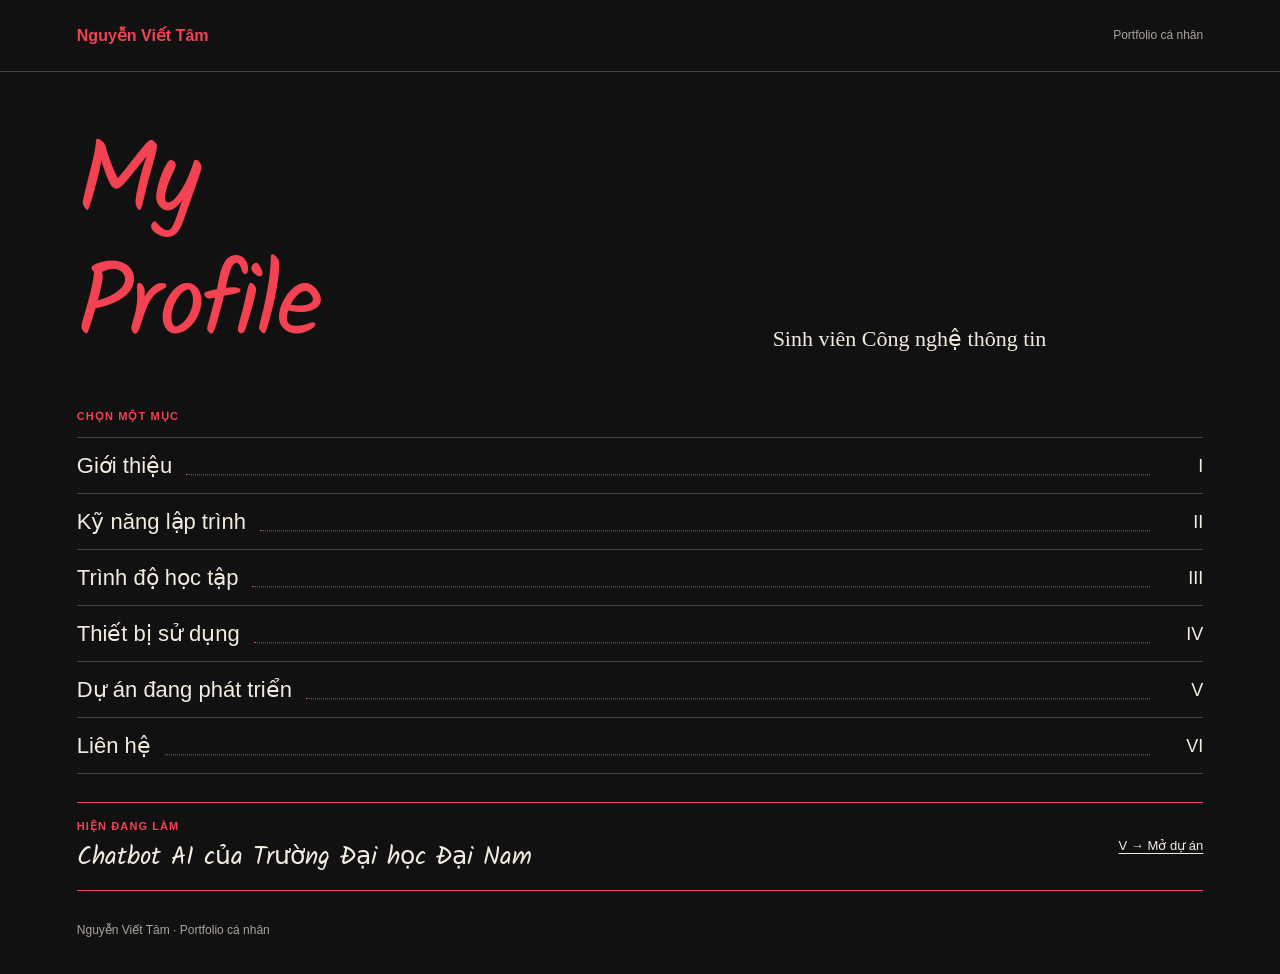
<file: index.html>
<!doctype html>
<html lang="vi">
<head>
  <meta charset="utf-8">
  <meta name="viewport" content="width=device-width, initial-scale=1">
  <meta name="theme-color" content="#111111">
  <meta name="description" content="Portfolio cá nhân của sinh viên Công nghệ thông tin.">
  <title>Portfolio | Nguyễn Viết Tâm</title>
  <link rel="stylesheet" href="styles.css">
</head>
<body>
  <a class="skip-link" href="#noi-dung">Bỏ qua điều hướng, đến nội dung</a>

  <header class="topbar home-topbar">
    <a class="brand" href="index.html">Nguyễn Viết Tâm</a>
    <span class="tag">Portfolio cá nhân</span>
  </header>

  <main class="home-main" id="noi-dung">
    <section class="hero" aria-labelledby="page-title">
      <h1 id="page-title"><span>My</span><br>Profile</h1>
      <p class="intro">
        <strong>Sinh viên Công nghệ thông tin</strong>
      </p>
    </section>

    <nav aria-label="Đi đến từng trang">
      <p class="section-label">Chọn một mục</p>
      <ul class="nav-list">
        <li><a href="pages/gioi-thieu.html"><span class="title">Giới thiệu</span><span class="leader" aria-hidden="true"></span><span class="roman">I</span></a></li>
        <li><a href="pages/ky-nang.html"><span class="title">Kỹ năng lập trình</span><span class="leader" aria-hidden="true"></span><span class="roman">II</span></a></li>
        <li><a href="pages/hoc-tap.html"><span class="title">Trình độ học tập</span><span class="leader" aria-hidden="true"></span><span class="roman">III</span></a></li>
        <li><a href="pages/thiet-bi.html"><span class="title">Thiết bị sử dụng</span><span class="leader" aria-hidden="true"></span><span class="roman">IV</span></a></li>
        <li><a href="pages/du-an.html"><span class="title">Dự án đang phát triển</span><span class="leader" aria-hidden="true"></span><span class="roman">V</span></a></li>
        <li><a href="pages/lien-he.html"><span class="title">Liên hệ</span><span class="leader" aria-hidden="true"></span><span class="roman">VI</span></a></li>
      </ul>
    </nav>

    <section class="featured" aria-label="Dự án đang thực hiện">
      <div>
        <p class="featured-label">Hiện đang làm</p>
        <h2>Chatbot AI của Trường Đại học Đại Nam</h2>
      </div>
      <a href="pages/du-an.html">V → Mở dự án</a>
    </section>

    <footer class="home-footer">
      <p>Nguyễn Viết Tâm · Portfolio cá nhân</p>
    </footer>
  </main>
</body>
</html>
</file>
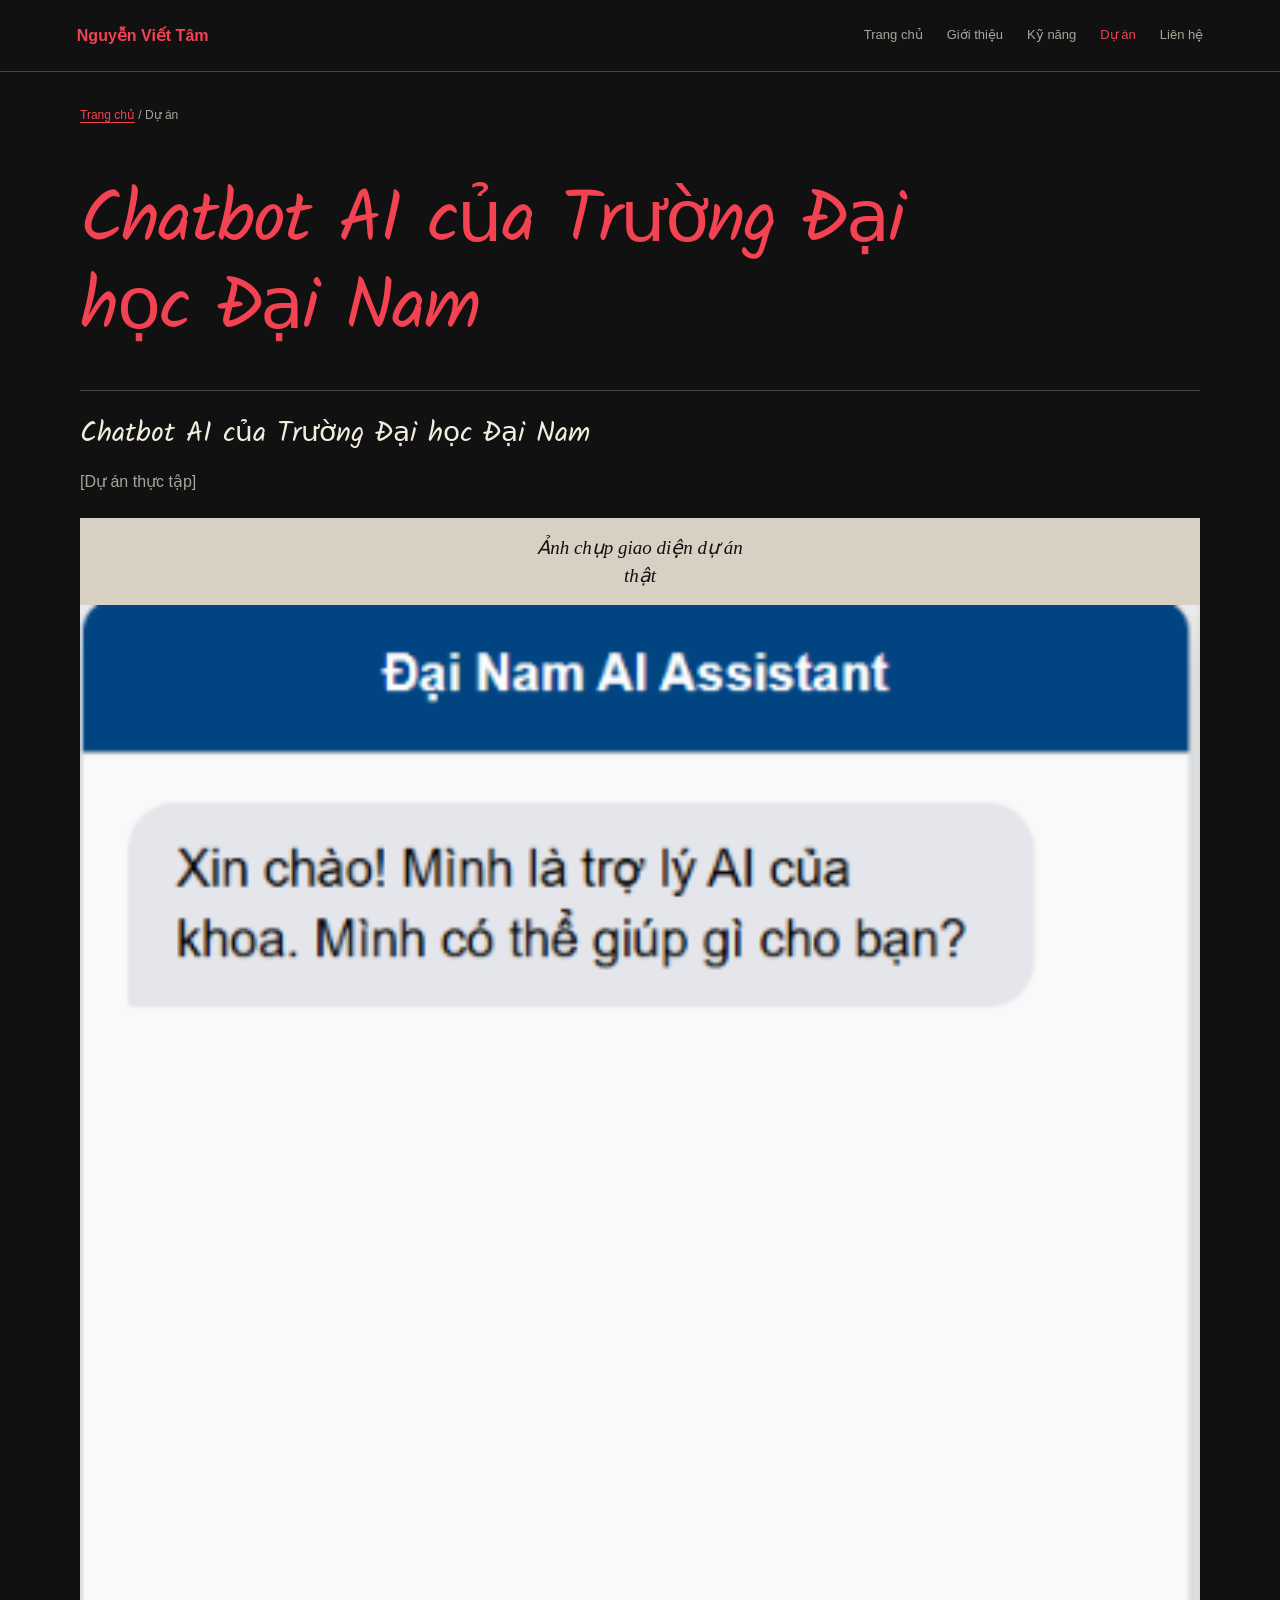
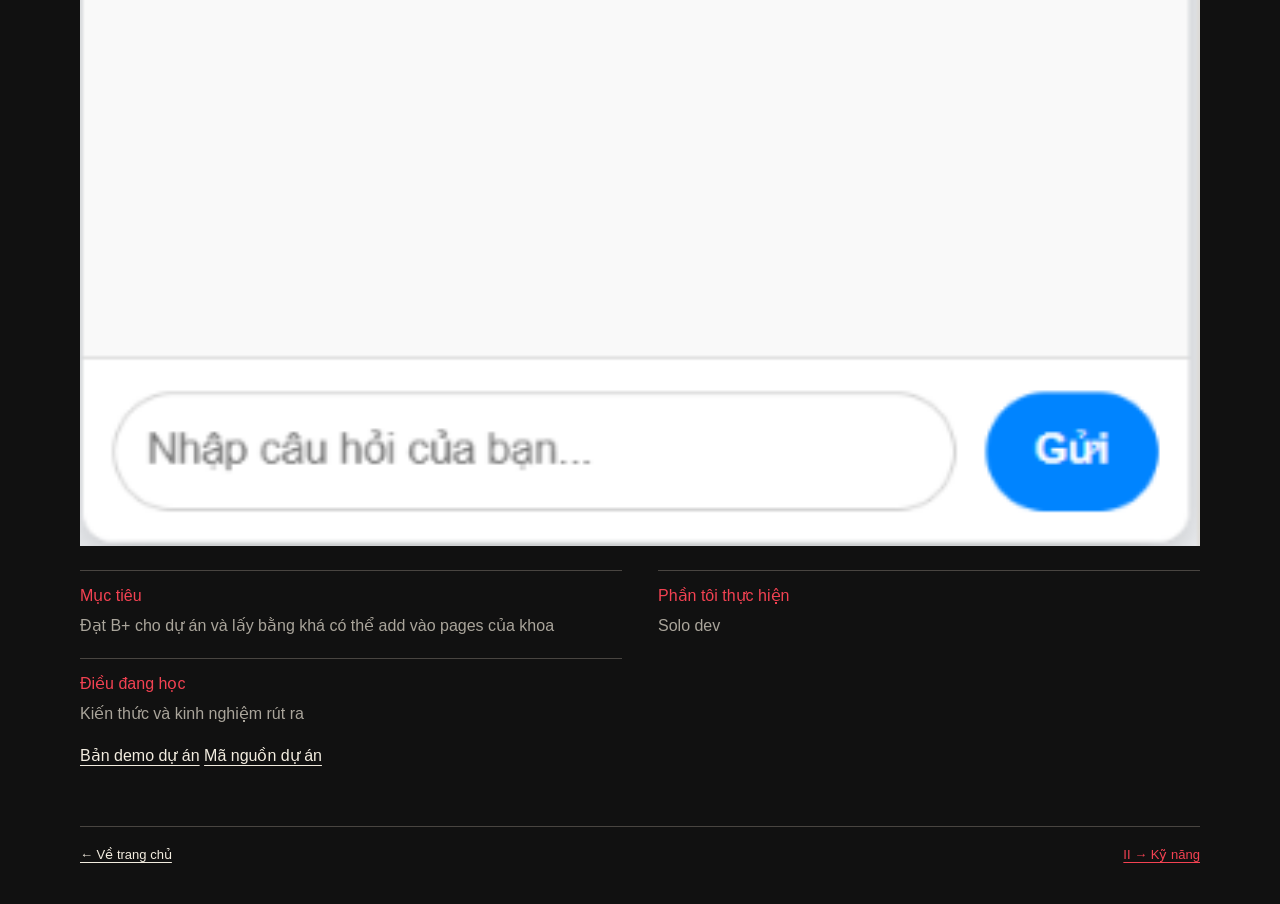
<file: pages/du-an.html>
<!doctype html>
<html lang="vi">
<head>
  <meta charset="utf-8">
  <meta name="viewport" content="width=device-width, initial-scale=1">
  <meta name="theme-color" content="#111111">
  <title>Chatbot AI của Trường Đại học Đại Nam | Nguyễn Viết Tâm</title>
  <link rel="stylesheet" href="../styles.css">
</head>
<body>
  <a class="skip-link" href="#noi-dung">Bỏ qua điều hướng, đến nội dung</a>
  <header class="topbar">
    <a class="brand" href="../index.html">Nguyễn Viết Tâm</a>
    <nav class="topnav" aria-label="Điều hướng chính">
      <a href="../index.html">Trang chủ</a>
      <a href="gioi-thieu.html">Giới thiệu</a>
      <a href="ky-nang.html">Kỹ năng</a>
      <a href="du-an.html" aria-current="page">Dự án</a>
      <a href="lien-he.html">Liên hệ</a>
    </nav>
  </header>
  <main class="page-main" id="noi-dung">
    <p class="crumb"><a href="../index.html">Trang chủ</a><span aria-hidden="true"> / </span>Dự án</p>
    <h1 class="page-heading project-heading">Chatbot AI của Trường Đại học Đại Nam</h1>
    <article class="content">
      <h2>Chatbot AI của Trường Đại học Đại Nam</h2>
      <p>[Dự án thực tập]</p>
      <figure class="media project-media">
        <figcaption>Ảnh chụp giao diện dự án thật</figcaption>
        <img src="../asset-351ad4ac0061cb78e359c48d01fc900f.png" alt="Ảnh chụp giao diện dự án của bạn"> 
      </figure>
      <dl class="facts">
        <div><dt>Mục tiêu</dt><dd>Đạt B+ cho dự án và lấy bằng khá có thể add vào pages của khoa</dd></div>
        <div><dt>Phần tôi thực hiện</dt><dd>Solo dev</dd></div>
        <div><dt>Điều đang học</dt><dd>Kiến thức và kinh nghiệm rút ra</dd></div>
      </dl>
      <a href="#">Bản demo dự án</a>
      <a href="https://github.com/viettamnaraka/Chatbot-DaiNam.git">Mã nguồn dự án</a> 
    </article>
    <nav class="bottom" aria-label="Điều hướng trang">
      <a href="../index.html">← Về trang chủ</a>
      <a href="ky-nang.html">II → Kỹ năng</a>
    </nav>
  </main>
</body>
</html>
</file>
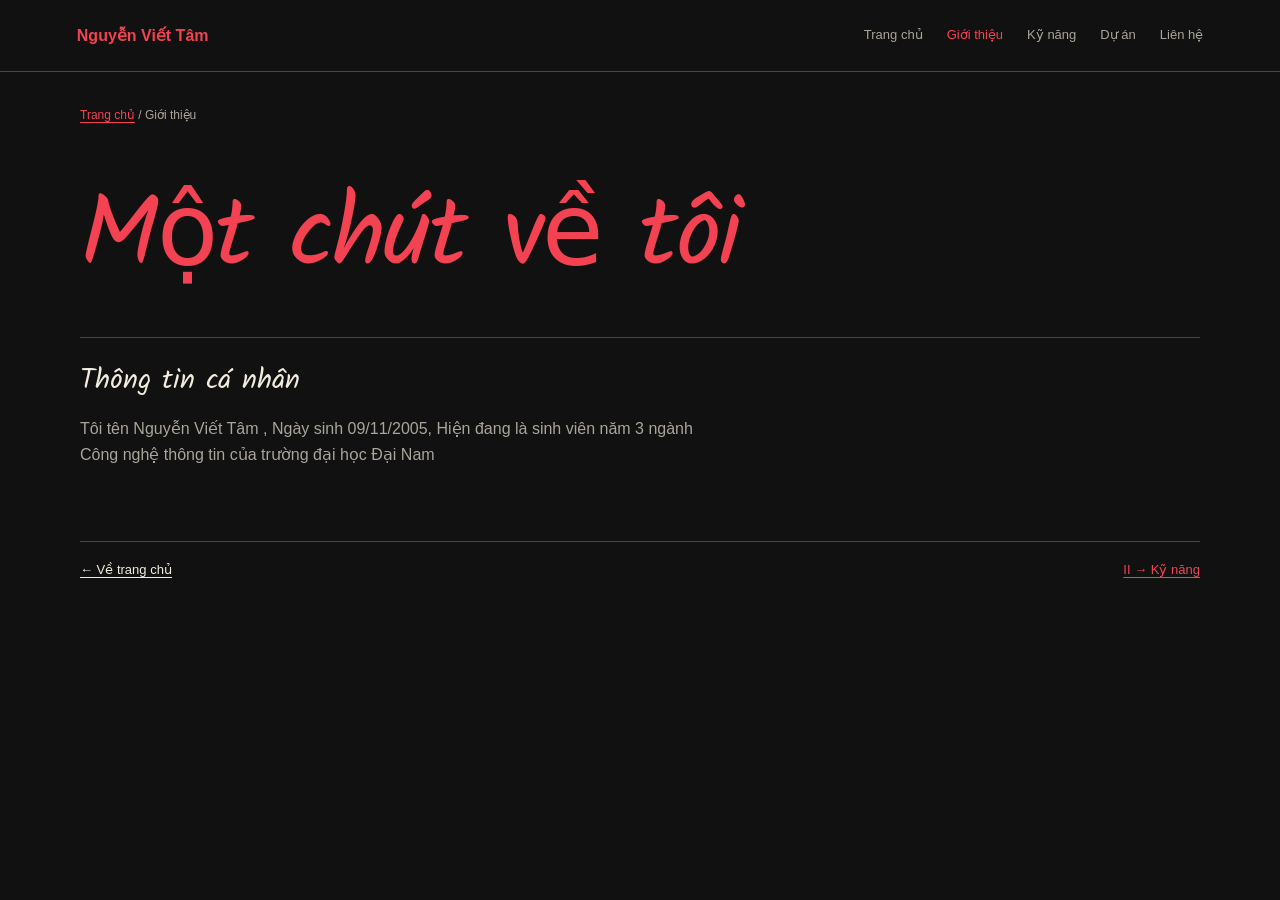
<file: pages/gioi-thieu.html>
<!doctype html>
<html lang="vi">
<head>
  <meta charset="utf-8">
  <meta name="viewport" content="width=device-width, initial-scale=1">
  <meta name="theme-color" content="#111111">
  <title>Giới thiệu | Nguyễn Viết Tâm</title>
  <link rel="stylesheet" href="../styles.css">
</head>
<body>
  <a class="skip-link" href="#noi-dung">Bỏ qua điều hướng, đến nội dung</a>
  <header class="topbar">
    <a class="brand" href="../index.html">Nguyễn Viết Tâm</a>
    <nav class="topnav" aria-label="Điều hướng chính">
      <a href="../index.html">Trang chủ</a>
      <a href="gioi-thieu.html" aria-current="page">Giới thiệu</a>
      <a href="ky-nang.html">Kỹ năng</a>
      <a href="du-an.html">Dự án</a>
      <a href="lien-he.html">Liên hệ</a>
    </nav>
  </header>
  <main class="page-main" id="noi-dung">
    <p class="crumb"><a href="../index.html">Trang chủ</a><span aria-hidden="true"> / </span>Giới thiệu</p>
    <h1 class="page-heading">Một chút về tôi</h1>
    <section class="content">
      <h2>Thông tin cá nhân</h2>
      <p>Tôi tên Nguyễn Viết Tâm , Ngày sinh 09/11/2005, Hiện đang là sinh viên năm 3 ngành Công nghệ thông tin của trường đại học Đại Nam</p>
    </section>
    <nav class="bottom" aria-label="Điều hướng trang">
      <a href="../index.html">← Về trang chủ</a>
      <a href="ky-nang.html">II → Kỹ năng</a>
    </nav>
  </main>
</body>
</html>
</file>
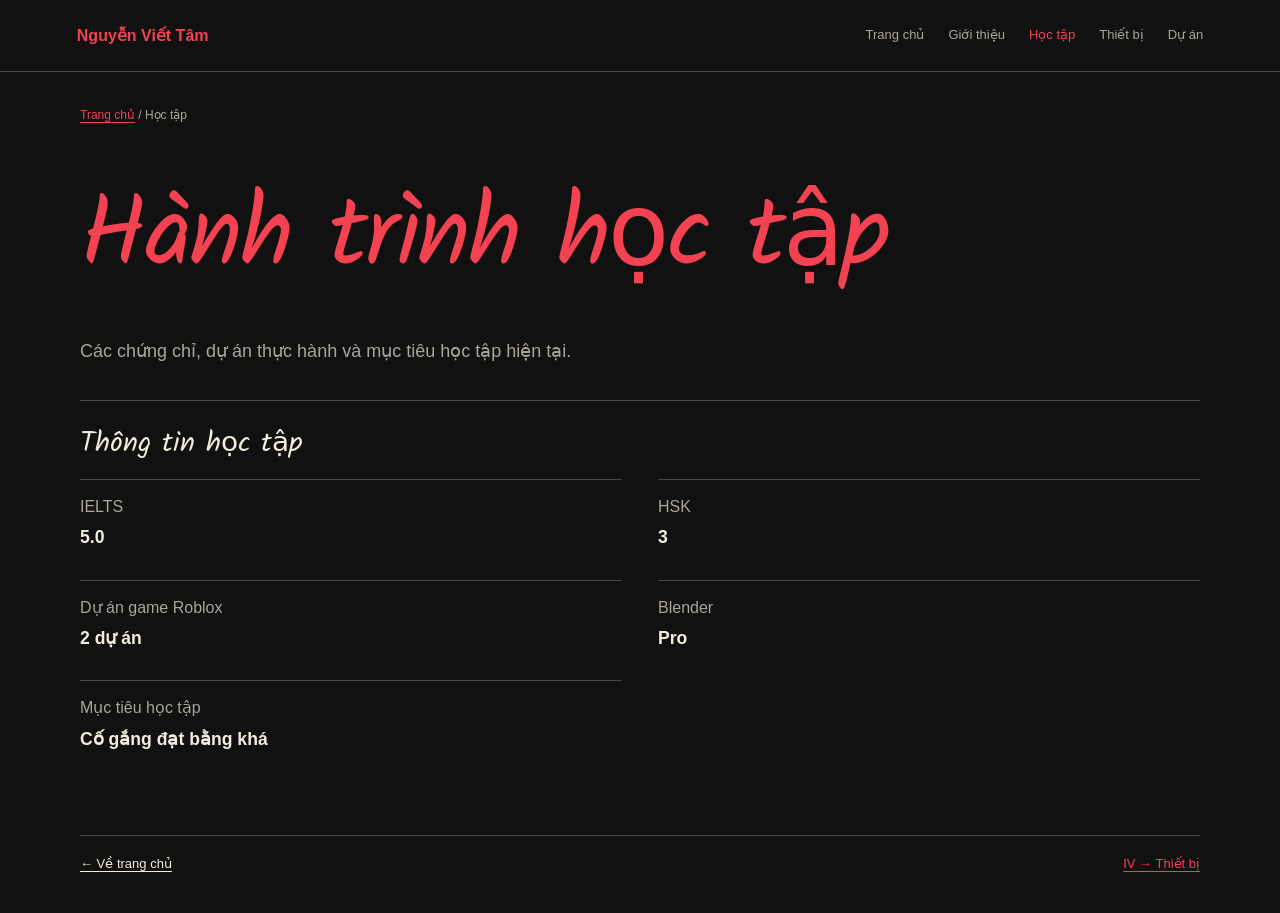
<file: pages/hoc-tap.html>
<!doctype html>
<html lang="vi">
<head>
  <meta charset="utf-8">
  <meta name="viewport" content="width=device-width, initial-scale=1">
  <meta name="theme-color" content="#111111">
  <title>Trình độ học tập | Nguyễn Viết Tâm</title>
  <link rel="stylesheet" href="../styles.css">
</head>
<body>
  <a class="skip-link" href="#noi-dung">Bỏ qua điều hướng, đến nội dung</a>
  <header class="topbar">
    <a class="brand" href="../index.html">Nguyễn Viết Tâm</a>
    <nav class="topnav" aria-label="Điều hướng chính">
      <a href="../index.html">Trang chủ</a>
      <a href="gioi-thieu.html">Giới thiệu</a>
      <a href="hoc-tap.html" aria-current="page">Học tập</a>
      <a href="thiet-bi.html">Thiết bị</a>
      <a href="du-an.html">Dự án</a>
    </nav>
  </header>
  <main class="page-main" id="noi-dung">
    <p class="crumb"><a href="../index.html">Trang chủ</a><span aria-hidden="true"> / </span>Học tập</p>
    <h1 class="page-heading">Hành trình học tập</h1>
    <p class="lead">Các chứng chỉ, dự án thực hành và mục tiêu học tập hiện tại.</p>
    <section class="content">
      <h2>Thông tin học tập</h2>
      <dl class="facts personal-facts">
        <div><dt>IELTS</dt><dd>5.0</dd></div>
        <div><dt>HSK</dt><dd>3</dd></div>
        <div><dt>Dự án game Roblox</dt><dd>2 dự án</dd></div>
        <div><dt>Blender</dt><dd>Pro</dd></div>
        <div><dt>Mục tiêu học tập</dt><dd>Cố gắng đạt bằng khá</dd></div>
      </dl>
    </section>
    <nav class="bottom" aria-label="Điều hướng trang">
      <a href="../index.html">← Về trang chủ</a>
      <a href="thiet-bi.html">IV → Thiết bị</a>
    </nav>
  </main>
</body>
</html>
</file>
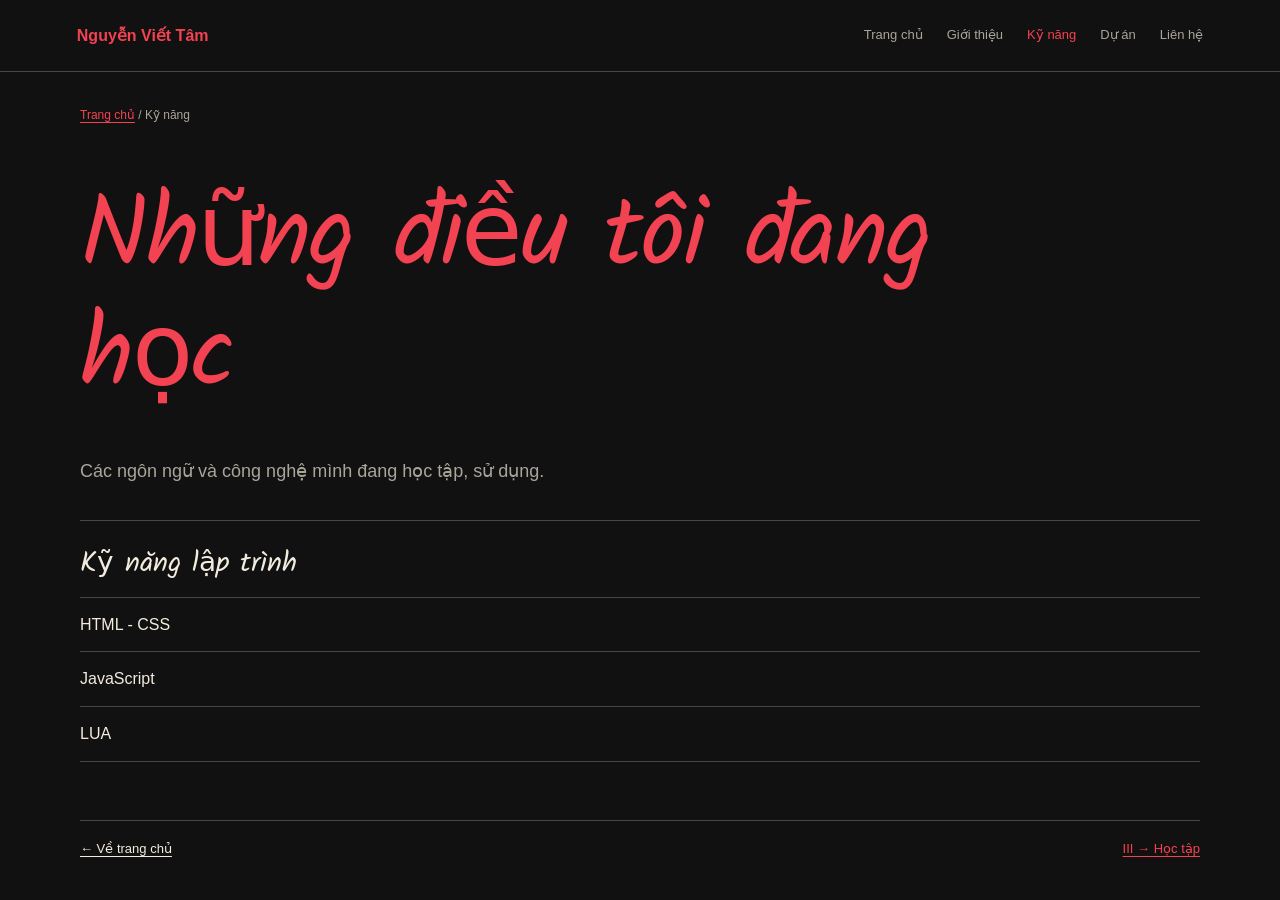
<file: pages/ky-nang.html>
<!doctype html>
<html lang="vi">
<head>
  <meta charset="utf-8">
  <meta name="viewport" content="width=device-width, initial-scale=1">
  <meta name="theme-color" content="#111111">
  <title>Kỹ năng lập trình | Nguyễn Viết Tâm</title>
  <link rel="stylesheet" href="../styles.css">
</head>
<body>
  <a class="skip-link" href="#noi-dung">Bỏ qua điều hướng, đến nội dung</a>
  <header class="topbar">
    <a class="brand" href="../index.html">Nguyễn Viết Tâm</a>
    <nav class="topnav" aria-label="Điều hướng chính">
      <a href="../index.html">Trang chủ</a>
      <a href="gioi-thieu.html">Giới thiệu</a>
      <a href="ky-nang.html" aria-current="page">Kỹ năng</a>
      <a href="du-an.html">Dự án</a>
      <a href="lien-he.html">Liên hệ</a>
    </nav>
  </header>
  <main class="page-main" id="noi-dung">
    <p class="crumb"><a href="../index.html">Trang chủ</a><span aria-hidden="true"> / </span>Kỹ năng</p>
    <h1 class="page-heading">Những điều tôi đang học</h1>
    <p class="lead">Các ngôn ngữ và công nghệ mình đang học tập, sử dụng.</p>
    <section class="content">
      <h2>Kỹ năng lập trình</h2>
      <ul class="rows">
        <li><strong>HTML - CSS</strong></li>
        <li><strong>JavaScript</strong></li>
        <li><strong>LUA</strong></li>
      </ul>
    </section>
    <nav class="bottom" aria-label="Điều hướng trang">
      <a href="../index.html">← Về trang chủ</a>
      <a href="hoc-tap.html">III → Học tập</a>
    </nav>
  </main>
</body>
</html>
</file>
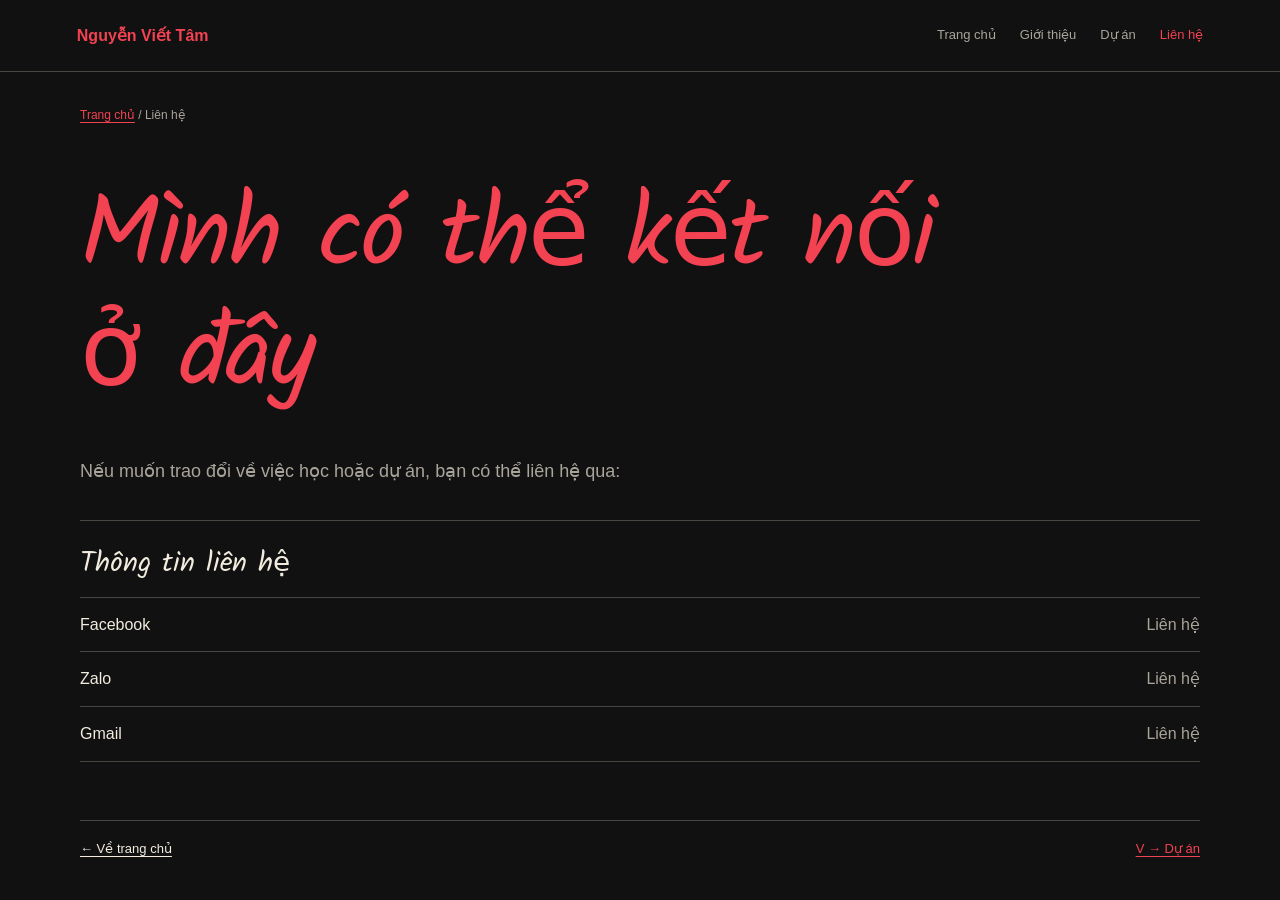
<file: pages/lien-he.html>
<!doctype html>
<html lang="vi">
<head>
  <meta charset="utf-8">
  <meta name="viewport" content="width=device-width, initial-scale=1">
  <meta name="theme-color" content="#111111">
  <title>Liên hệ | Nguyễn Viết Tâm</title>
  <link rel="stylesheet" href="../styles.css">
</head>
<body>
  <a class="skip-link" href="#noi-dung">Bỏ qua điều hướng, đến nội dung</a>
  <header class="topbar">
    <a class="brand" href="../index.html">Nguyễn Viết Tâm</a>
    <nav class="topnav" aria-label="Điều hướng chính">
      <a href="../index.html">Trang chủ</a>
      <a href="gioi-thieu.html">Giới thiệu</a>
      <a href="du-an.html">Dự án</a>
      <a href="lien-he.html" aria-current="page">Liên hệ</a>
    </nav>
  </header>
  <main class="page-main" id="noi-dung">
    <p class="crumb"><a href="../index.html">Trang chủ</a><span aria-hidden="true"> / </span>Liên hệ</p>
    <h1 class="page-heading">Mình có thể kết nối ở đây</h1>
    <p class="lead">Nếu muốn trao đổi về việc học hoặc dự án, bạn có thể liên hệ qua:</p>
    <section class="content">
      <h2>Thông tin liên hệ</h2>
      <ul class="rows">
        <li>
          <strong>Facebook</strong>
          <a href="https://www.facebook.com/profile.php?id=61591790737428">Liên hệ</a>
        </li>
        <li>
          <strong>Zalo</strong>
          <a href="https://zalo.me/0867595891">Liên hệ</a>
        </li>
        <li>
          <strong>Gmail</strong>
          <a href="mailto:viettamnaraka@gmail.com">Liên hệ</a>
        </li>
      </ul>
    </section>
    <nav class="bottom" aria-label="Điều hướng trang">
      <a href="../index.html">← Về trang chủ</a>
      <a href="du-an.html">V → Dự án</a>
    </nav>
  </main>
</body>
</html>
</file>
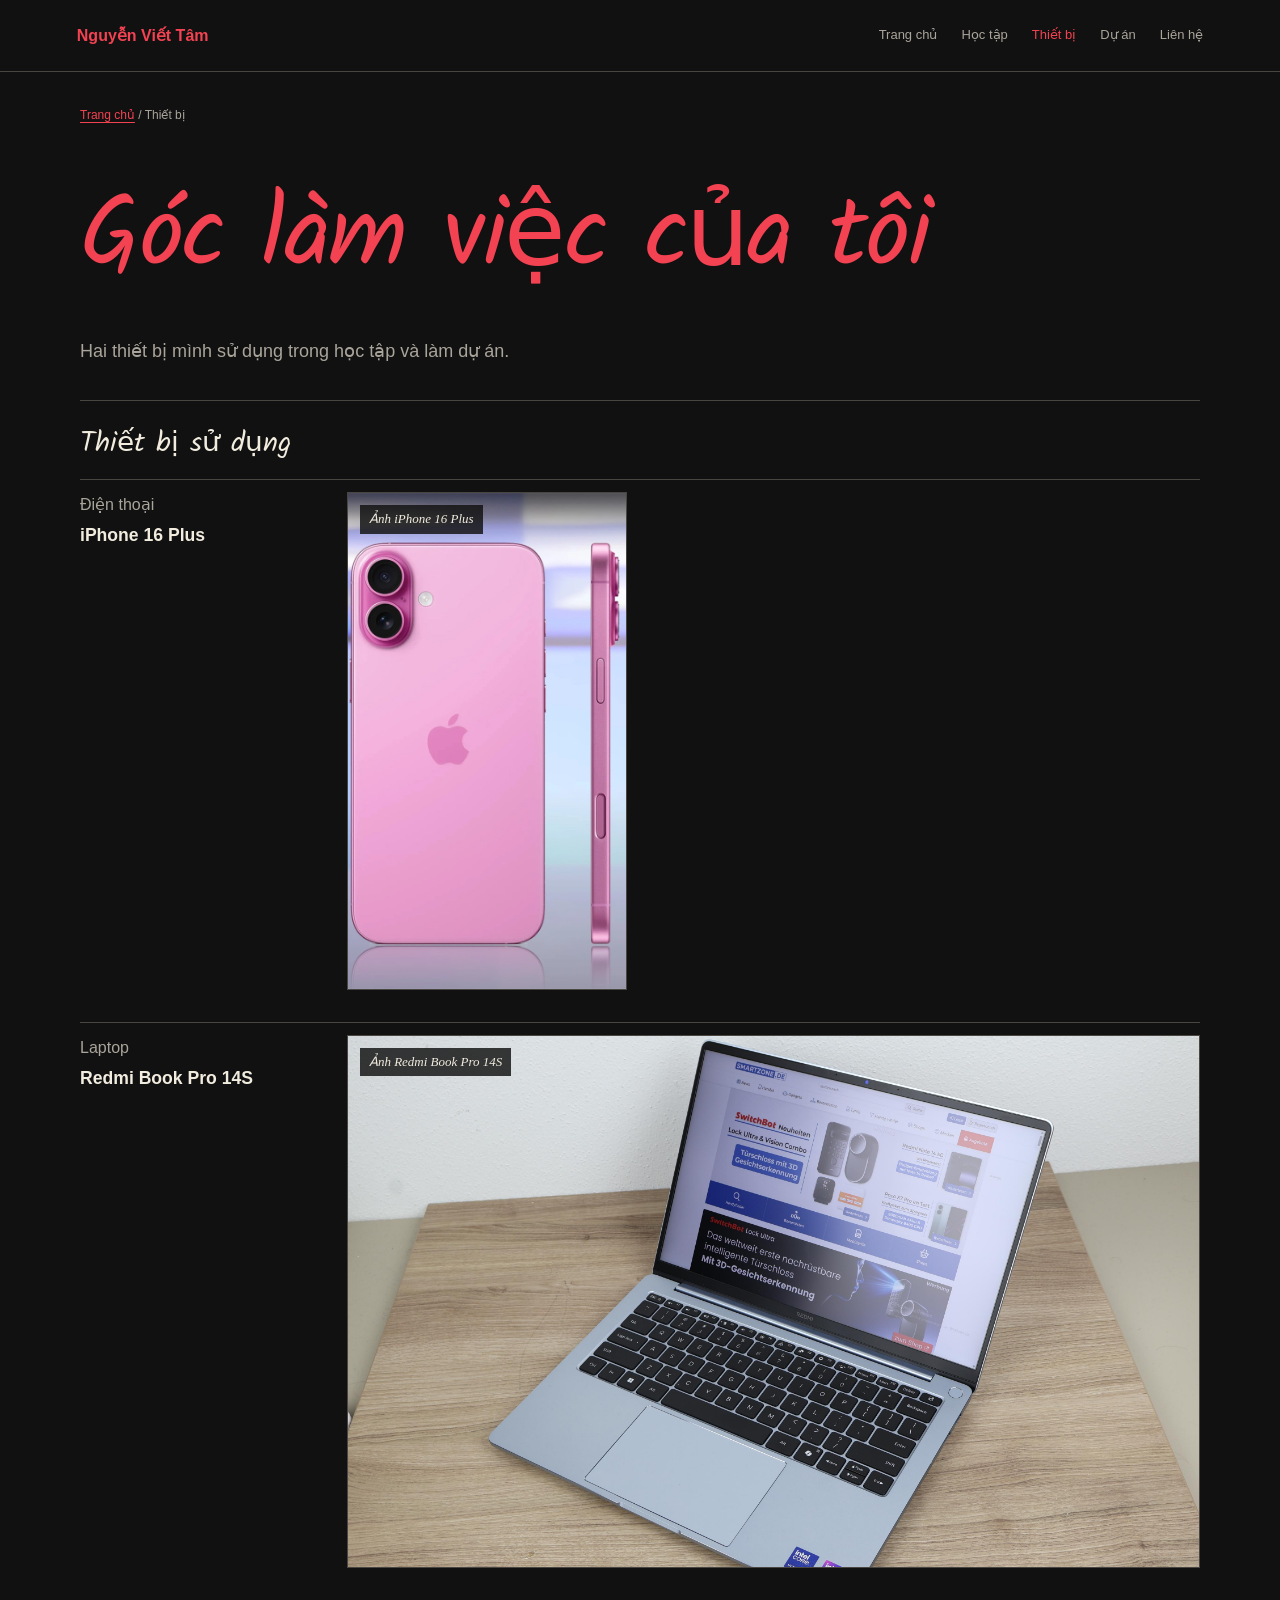
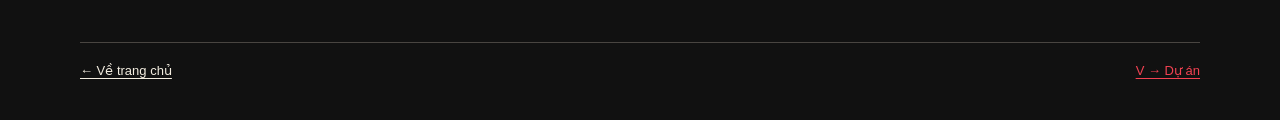
<file: pages/thiet-bi.html>
<!doctype html>
<html lang="vi">
<head>
  <meta charset="utf-8">
  <meta name="viewport" content="width=device-width, initial-scale=1">
  <meta name="theme-color" content="#111111">
  <title>Thiết bị sử dụng | Nguyễn Viết Tâm</title>
  <link rel="stylesheet" href="../styles.css">
</head>
<body>
  <a class="skip-link" href="#noi-dung">Bỏ qua điều hướng, đến nội dung</a>
  <header class="topbar">
    <a class="brand" href="../index.html">Nguyễn Viết Tâm</a>
    <nav class="topnav" aria-label="Điều hướng chính">
      <a href="../index.html">Trang chủ</a>
      <a href="hoc-tap.html">Học tập</a>
      <a href="thiet-bi.html" aria-current="page">Thiết bị</a>
      <a href="du-an.html">Dự án</a>
      <a href="lien-he.html">Liên hệ</a>
    </nav>
  </header>
  <main class="page-main" id="noi-dung">
    <p class="crumb"><a href="../index.html">Trang chủ</a><span aria-hidden="true"> / </span>Thiết bị</p>
    <h1 class="page-heading">Góc làm việc của tôi</h1>
    <p class="lead">Hai thiết bị mình sử dụng trong học tập và làm dự án.</p>
    <section class="content">
      <h2>Thiết bị sử dụng</h2>
      <dl class="facts device-facts">
        <div class="device-item">
          <dt>Điện thoại</dt>
          <dd>iPhone 16 Plus</dd>
          <figure class="media device-media device-media-phone">
            <figcaption>Ảnh iPhone 16 Plus</figcaption>
            <!-- DÁN LINK ẢNH IPHONE 16 PLUS VÀO ĐÂY -->
            <img src="../2.webp" alt="Ảnh iPhone 16 Plus"> 
          </figure>
        </div>
        <div class="device-item">
          <dt>Laptop</dt>
          <dd>Redmi Book Pro 14S</dd>
          <figure class="media device-media device-media-laptop">
            <figcaption>Ảnh Redmi Book Pro 14S</figcaption>
            <!-- DÁN LINK ẢNH REDMI BOOK PRO 14S VÀO ĐÂY -->
            <img src="../1.jpg" alt="Ảnh Redmi Book Pro 14S">
          </figure>
        </div>
      </dl>
    </section>
    <nav class="bottom" aria-label="Điều hướng trang">
      <a href="../index.html">← Về trang chủ</a>
      <a href="du-an.html">V → Dự án</a>
    </nav>
  </main>
</body>
</html>
</file>
<file: styles.css>
@font-face {
  font-family: Kalam;
  src: url("fonts/kalam-latin-ext-400.woff2") format("woff2");
  font-style: normal;
  font-weight: 400;
  unicode-range: U+0100-02BA, U+02BD-02C5, U+02C7-02CC, U+02CE-02D7, U+02DD-02FF, U+0304, U+0308, U+0329, U+1D00-1DBF, U+1E00-1E9F, U+1EF2-1EFF, U+2020, U+20A0-20AB, U+20AD-20C4, U+2113, U+2C60-2C7F, U+A720-A7FF;
}

@font-face {
  font-family: Kalam;
  src: url("fonts/kalam-latin-400.woff2") format("woff2");
  font-style: normal;
  font-weight: 400;
  unicode-range: U+0000-00FF, U+0131, U+0152-0153, U+02BB-02BC, U+02C6, U+02DA, U+02DC, U+2000-206F, U+20AC, U+2122, U+2191, U+2193, U+2212, U+2215, U+FEFF, U+FFFD;
}

:root {
  color-scheme: dark;
  --night: #111111;
  --red: #f34252;
  --paper: #f2ecdf;
  --muted: #aaa59b;
  --line: #494541;
  --media: #d7d0c3;
}

* {
  box-sizing: border-box;
}

html {
  scroll-behavior: smooth;
  scrollbar-color: var(--red) var(--night);
}

body {
  margin: 0;
  background: var(--night);
  color: var(--paper);
  font: 16px/1.6 Arial, Helvetica, sans-serif;
  overflow-wrap: anywhere;
  caret-color: var(--red);
}

::selection {
  background: var(--red);
  color: var(--night);
}

a {
  color: inherit;
  text-underline-offset: 0.25em;
}

a:focus-visible,
summary:focus-visible {
  outline: 2px solid var(--red);
  outline-offset: 5px;
}

.skip-link {
  position: absolute;
  z-index: 1;
  top: 0.75rem;
  left: 0.75rem;
  padding: 0.65rem 0.9rem;
  transform: translateY(-160%);
  background: var(--red);
  color: var(--night);
}

.skip-link:focus {
  transform: translateY(0);
}

.topbar {
  min-height: 72px;
  padding-inline: 6vw;
  display: flex;
  align-items: center;
  justify-content: space-between;
  gap: 24px;
  border-bottom: 1px solid var(--line);
}

.brand {
  flex: 0 0 auto;
  color: var(--red);
  font-weight: 700;
  text-decoration: none;
}

.tag {
  color: var(--muted);
  font-size: 12px;
  text-align: right;
}

.topnav {
  display: flex;
  flex-wrap: wrap;
  justify-content: flex-end;
  gap: 12px 24px;
  color: var(--muted);
  font-size: 13px;
}

.topnav a {
  text-decoration: none;
  transition: color 160ms ease;
}

.topnav a:hover,
.topnav a[aria-current="page"] {
  color: var(--red);
}

.home-main,
.page-main {
  width: min(1120px, calc(100% - 12vw));
  margin-inline: auto;
}

.home-main {
  width: min(1280px, calc(100% - 12vw));
}

.hero {
  padding-block: 52px 38px;
  display: grid;
  grid-template-columns: 1.2fr 0.8fr;
  align-items: end;
  gap: 50px;
}

.hero h1 {
  margin: 0;
  color: var(--red);
  font: 400 clamp(60px, 8vw, 112px)/1.2 Kalam, cursive;
  letter-spacing: -0.035em;
}

.hero h1 span {
  white-space: nowrap;
}

.intro {
  max-width: 330px;
  margin: 0 0 5px;
  color: var(--muted);
}

.intro strong {
  display: block;
  margin-bottom: 12px;
  color: var(--paper);
  font: 400 22px/1.25 Georgia, "Times New Roman", serif;
}

.section-label,
.featured-label {
  color: var(--red);
  font-size: 11px;
  font-weight: 700;
  letter-spacing: 0.1em;
  text-transform: uppercase;
}

.section-label {
  margin: 0 0 12px;
}

.nav-list {
  margin: 0;
  padding: 0;
  list-style: none;
  border-top: 1px solid var(--line);
}

.nav-list a {
  min-height: 56px;
  padding-block: 8px;
  display: flex;
  align-items: center;
  gap: 14px;
  border-bottom: 1px solid var(--line);
  text-decoration: none;
  transition: color 160ms ease, padding 160ms ease;
}

.nav-list .title {
  font: 400 clamp(16px, 1.8vw, 22px)/1.35 Arial, Helvetica, sans-serif;
  transition: transform 160ms ease;
}

.nav-list .leader {
  flex: 1 1 auto;
  min-width: 12px;
  border-bottom: 1px dotted var(--red);
  transform: translateY(0.58em);
}

.nav-list .roman {
  flex: 0 0 2.2em;
  color: var(--paper);
  font: 400 18px/1 Arial, Helvetica, sans-serif;
  font-variant-numeric: lining-nums;
  text-align: right;
}

.nav-list a:hover,
.nav-list a:focus-visible {
  padding-inline: 9px;
  color: var(--red);
}

.nav-list a:hover .title,
.nav-list a:focus-visible .title {
  transform: translateY(-4px);
}

.featured {
  margin-top: 28px;
  padding-block: 15px;
  display: flex;
  align-items: center;
  justify-content: space-between;
  gap: 24px;
  border-top: 1px solid var(--red);
  border-bottom: 1px solid var(--red);
}

.featured-label {
  margin: 0 0 5px;
}

.featured h2 {
  margin: 0;
  font: 400 25px/1.35 Kalam, cursive;
}

.featured > a,
.bottom a {
  color: var(--paper);
  font-size: 13px;
}

.home-footer {
  padding-block: 30px 34px;
  color: var(--muted);
  font-size: 12px;
}

.home-footer p {
  margin: 0;
}

.crumb {
  padding-block: 22px;
  color: var(--muted);
  font-size: 12px;
}

.crumb a,
.bottom a:last-child {
  color: var(--red);
}

.page-heading {
  max-width: 900px;
  margin: 32px 0 38px;
  color: var(--red);
  font: 400 clamp(52px, 8vw, 100px)/1.2 Kalam, cursive;
  letter-spacing: -0.025em;
}

.project-heading {
  font-size: clamp(42px, 6vw, 72px);
}

.lead {
  max-width: 70ch;
  margin: 0 0 34px;
  color: var(--muted);
  font-size: 18px;
}

.content {
  padding-block: 24px;
  border-top: 1px solid var(--line);
}

.content h2 {
  margin: 0 0 14px;
  color: var(--paper);
  font: 400 28px/1.35 Kalam, cursive;
}

.content p {
  max-width: 70ch;
  color: var(--muted);
}

.facts {
  display: grid;
  grid-template-columns: repeat(2, minmax(0, 1fr));
  gap: 20px 36px;
}

.facts > div {
  padding-top: 12px;
  border-top: 1px solid var(--line);
}

.facts dt {
  color: var(--red);
}

.facts dd {
  margin: 4px 0 0;
  color: var(--muted);
}

.personal-facts dd {
  color: var(--paper);
  font-size: 1.1rem;
  font-weight: 700;
}

.personal-facts dt {
  color: var(--muted);
}

.personal-facts > div {
  padding-block: 14px 8px;
}

.device-facts {
  grid-template-columns: 1fr;
  gap: 32px;
}

.device-item {
  min-width: 0;
  padding-top: 14px;
  display: grid;
  grid-template-columns: minmax(150px, 0.28fr) minmax(0, 1fr);
  grid-template-rows: auto 1fr;
  column-gap: 28px;
  border-top: 1px solid var(--line);
}

.device-item dt {
  color: var(--muted);
  grid-column: 1;
  grid-row: 1;
}

.device-item dd {
  margin: 4px 0 0;
  color: var(--paper);
  font-size: 1.1rem;
  font-weight: 700;
  grid-column: 1;
  grid-row: 2;
  align-self: start;
}

.media {
  min-height: 260px;
  margin: 24px 0;
  display: grid;
  place-items: center;
  background: var(--media);
  color: var(--night);
  text-align: center;
}

.media figcaption {
  max-width: 260px;
  padding: 1rem;
  font: italic 19px/1.45 Georgia, "Times New Roman", serif;
}

.media img {
  display: block;
  width: 100%;
  height: 100%;
  object-fit: cover;
}

.device-media {
  min-height: 0;
  position: relative;
  margin: 0;
  padding: 0;
  border: 1px solid var(--line);
  background: #171615;
  color: var(--muted);
  overflow: hidden;
  grid-column: 2;
  grid-row: 1 / 3;
}

.device-media-phone {
  width: min(100%, 280px);
  aspect-ratio: 9 / 16;
  justify-self: start;
}

.device-media-laptop {
  width: 100%;
  aspect-ratio: 16 / 10;
}

.device-media figcaption {
  position: absolute;
  z-index: 1;
  top: 12px;
  left: 12px;
  max-width: calc(100% - 24px);
  padding: 6px 9px;
  background: rgb(17 17 17 / 82%);
  color: var(--paper);
  font-size: 13px;
  line-height: 1.3;
  text-align: left;
}

.device-media img {
  width: 100%;
  height: 100%;
  object-fit: cover;
  object-position: center;
}

.project-media {
  min-height: 320px;
}

.rows {
  margin: 0;
  padding: 0;
  list-style: none;
  border-top: 1px solid var(--line);
}

.rows li {
  padding-block: 14px;
  display: flex;
  justify-content: space-between;
  align-items: center;
  gap: 20px;
  border-bottom: 1px solid var(--line);
}

.rows strong {
  color: var(--paper);
  font-weight: 400;
}

.rows a {
  color: var(--muted);
  text-decoration: none;
  transition: color 160ms ease;
}

.rows a:hover,
.rows a:focus-visible {
  color: var(--red);
  text-decoration: underline;
}

.rows span {
  color: var(--muted);
  text-align: right;
}

.bottom {
  margin-top: 34px;
  padding-block: 18px 38px;
  display: flex;
  justify-content: space-between;
  gap: 20px;
  border-top: 1px solid var(--line);
  font-size: 13px;
}

@media (max-width: 700px) {
  .topbar {
    padding: 18px 22px;
    align-items: flex-start;
  }

  .topnav {
    max-width: 240px;
    gap: 10px 16px;
  }

  .home-main,
  .page-main {
    width: calc(100% - 44px);
  }

  .hero {
    padding-block: 46px 30px;
    grid-template-columns: 1fr;
    gap: 22px;
  }

  .hero h1 {
    font-size: clamp(48px, 13vw, 64px);
  }

  .nav-list a {
    min-height: 54px;
    gap: 10px;
  }

  .nav-list .title {
    font-size: 16px;
  }

  .nav-list .roman {
    flex-basis: 2em;
    font-size: 17px;
  }

  .featured {
    align-items: flex-start;
    flex-direction: column;
  }

  .page-heading {
    margin: 24px 0 28px;
  }

  .facts {
    grid-template-columns: 1fr;
  }

  .device-facts {
    gap: 22px;
  }

  .device-item {
    grid-template-columns: 1fr;
    grid-template-rows: auto auto auto;
    row-gap: 4px;
  }

  .device-item dt,
  .device-item dd,
  .device-media {
    grid-column: 1;
  }

  .device-item dt {
    grid-row: 1;
  }

  .device-item dd {
    grid-row: 2;
  }

  .device-media {
    grid-row: 3;
  }

  .device-media-phone,
  .device-media-laptop {
    width: 100%;
  }

  .device-media-phone {
    aspect-ratio: 4 / 5;
  }

  .rows li {
    flex-direction: column;
    gap: 4px;
  }

  .rows span {
    text-align: left;
  }
}

@media (max-width: 420px) {
  .topbar {
    flex-wrap: wrap;
  }

  .topnav {
    max-width: none;
    justify-content: flex-start;
  }

  .nav-list a {
    gap: 8px;
  }

  .nav-list .title {
    font-size: 15px;
  }

  .bottom {
    flex-wrap: wrap;
  }
}

@media (prefers-reduced-motion: reduce) {
  html {
    scroll-behavior: auto;
  }

  .topnav a,
  .nav-list a,
  .nav-list .title {
    transition: none;
  }
}
</file>
